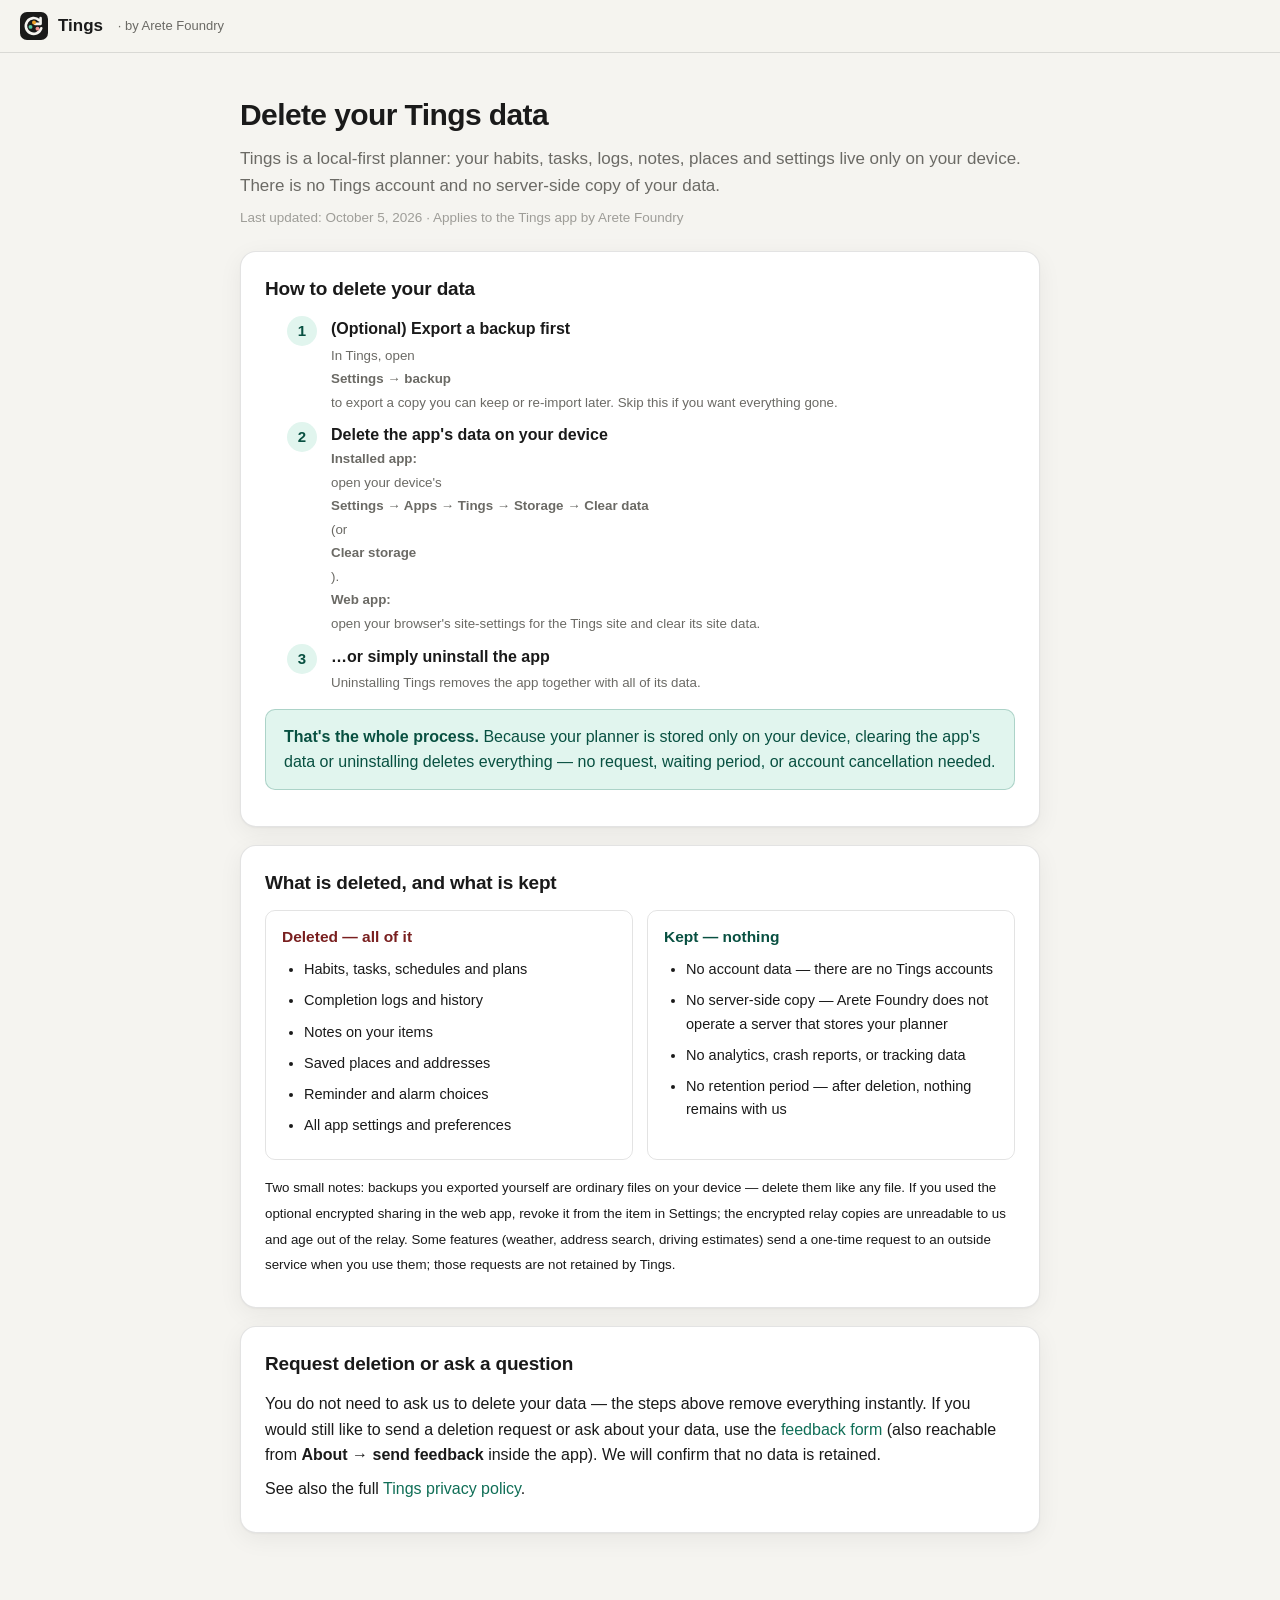
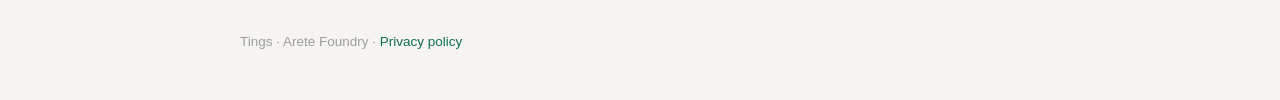
<file: tings/delete-data/index.html>
<!DOCTYPE html>
<html lang="en">
<head>
<meta charset="UTF-8" />
<meta name="viewport" content="width=device-width, initial-scale=1.0, viewport-fit=cover" />
<meta name="color-scheme" content="light dark" />
<meta name="description" content="How to delete your Tings data. Tings by Arete Foundry stores your planner only on your device — deleting the app's data or uninstalling deletes everything. No account, no server-side copy." />
<title>Delete your Tings data · Arete Foundry</title>
<link rel="icon" href="../favicon.svg" type="image/svg+xml" />
<style>
/* Design tokens mirrored from the app's styles.css (same as tings/privacy) */
:root{
  --bg:#ffffff; --bg2:#f5f4f0; --bg3:#e8e7e2;
  --text:#1a1a1a; --text2:#6b6a65; --text3:#9e9d98;
  --border:rgba(0,0,0,0.11); --border2:rgba(0,0,0,0.2);
  --radius:16px; --radius-sm:10px;
  --teal:#0F6E56; --teal-bg:#E1F5EE; --teal-text:#085041;
  --red:#A32D2D; --red-bg:#FCEBEB; --red-text:#791F1F;
  --shadow:0 1px 2px rgba(0,0,0,0.04), 0 6px 24px rgba(0,0,0,0.06);
  --maxw:840px;
}
@media (prefers-color-scheme:dark){
  :root:not([data-theme="light"]){
    --bg:#1c1c1e; --bg2:#2c2c2e; --bg3:#3a3a3c;
    --text:#f2f2f7; --text2:#aeaeb2; --text3:#6e6e73;
    --border:rgba(255,255,255,0.09); --border2:rgba(255,255,255,0.18);
    --teal:#5DCAA5; --teal-bg:#085041; --teal-text:#9FE1CB;
    --red:#F09595; --red-bg:#791F1F; --red-text:#F7C1C1;
    --shadow:0 1px 2px rgba(0,0,0,0.3), 0 10px 30px rgba(0,0,0,0.4);
  }
}
*{box-sizing:border-box;}
body{margin:0;background:var(--bg2);color:var(--text);
  font:16px/1.6 -apple-system,BlinkMacSystemFont,"Segoe UI",Roboto,Helvetica,Arial,sans-serif;
  -webkit-font-smoothing:antialiased;text-rendering:optimizeLegibility;}
a{color:var(--teal);text-decoration:none;}a:hover{text-decoration:underline;}

.topbar{position:sticky;top:0;z-index:50;display:flex;align-items:center;gap:12px;
  background:color-mix(in srgb,var(--bg2) 88%,transparent);
  backdrop-filter:saturate(180%) blur(14px);-webkit-backdrop-filter:saturate(180%) blur(14px);
  border-bottom:1px solid var(--border);padding:12px 20px;}
.topbar .brand{display:flex;align-items:center;gap:10px;font-weight:700;font-size:17px;color:var(--text);text-decoration:none;}
.topbar .brand:hover{text-decoration:none;}
.topbar .brand img{width:28px;height:28px;}
.topbar .brand small{font-weight:500;color:var(--text2);font-size:13px;}

main{max-width:var(--maxw);margin:0 auto;padding:28px 20px 80px;}
h1{font-size:30px;margin:10px 0 6px;letter-spacing:-0.02em;}
p.lede{color:var(--text2);margin:0 0 8px;font-size:17px;}
.updated{color:var(--text3);font-size:13.5px;margin:0 0 22px;}

section.card{background:var(--bg);border:1px solid var(--border);border-radius:var(--radius);
  box-shadow:var(--shadow);padding:22px 24px;margin:0 0 18px;}
section.card h2{font-size:19px;margin:0 0 12px;letter-spacing:-0.01em;}
section.card p{margin:8px 0;}
section.card ul,section.card ol{margin:8px 0;padding-left:22px;}
section.card li{margin:8px 0;}
.steps{counter-reset:step;margin:0;padding:0;list-style:none;}
.steps li{counter-increment:step;position:relative;padding-left:44px;margin:14px 0;}
.steps li::before{content:counter(step);position:absolute;left:0;top:0;width:30px;height:30px;
  border-radius:50%;background:var(--teal-bg);color:var(--teal-text);font-weight:700;
  display:flex;align-items:center;justify-content:center;font-size:15px;}
.steps b{display:block;}
.steps small{color:var(--text2);}
.highlight{background:var(--teal-bg);color:var(--teal-text);border:1px solid color-mix(in srgb,var(--teal) 25%,transparent);
  border-radius:var(--radius-sm);padding:14px 18px;margin:14px 0;}
.deleted-kept{display:grid;grid-template-columns:1fr 1fr;gap:14px;}
@media (max-width:560px){.deleted-kept{grid-template-columns:1fr;}}
.deleted-kept>div{border:1px solid var(--border);border-radius:var(--radius-sm);padding:14px 16px;}
.deleted-kept h3{margin:0 0 6px;font-size:15.5px;}
.deleted-kept .del h3{color:var(--red-text);}
.deleted-kept .keep h3{color:var(--teal-text);}
.deleted-kept ul{margin:0;padding-left:20px;font-size:14.5px;}
code{background:var(--bg3);border-radius:6px;padding:1px 6px;font-size:13.5px;}
footer{max-width:var(--maxw);margin:0 auto;padding:0 20px 48px;color:var(--text3);font-size:13.5px;}
</style>
</head>
<body>

<header class="topbar">
  <a class="brand" href="../">
    <img src="../favicon.svg" alt="" />
    Tings&nbsp;<small>· by Arete Foundry</small>
  </a>
</header>

<main>
  <h1>Delete your Tings data</h1>
  <p class="lede">Tings is a local-first planner: your habits, tasks, logs, notes, places and settings live only on your device. There is no Tings account and no server-side copy of your data.</p>
  <p class="updated">Last updated: October 5, 2026 · Applies to the Tings app by Arete Foundry</p>

  <section class="card">
    <h2>How to delete your data</h2>
    <ol class="steps">
      <li>
        <b>(Optional) Export a backup first</b>
        <small>In Tings, open <b>Settings → backup</b> to export a copy you can keep or re-import later. Skip this if you want everything gone.</small>
      </li>
      <li>
        <b>Delete the app's data on your device</b>
        <small><b>Installed app:</b> open your device's <b>Settings → Apps → Tings → Storage → Clear data</b> (or <b>Clear storage</b>). <b>Web app:</b> open your browser's site-settings for the Tings site and clear its site data.</small>
      </li>
      <li>
        <b>…or simply uninstall the app</b>
        <small>Uninstalling Tings removes the app together with all of its data.</small>
      </li>
    </ol>
    <div class="highlight"><strong>That's the whole process.</strong> Because your planner is stored only on your device, clearing the app's data or uninstalling deletes everything — no request, waiting period, or account cancellation needed.</div>
  </section>

  <section class="card">
    <h2>What is deleted, and what is kept</h2>
    <div class="deleted-kept">
      <div class="del">
        <h3>Deleted — all of it</h3>
        <ul>
          <li>Habits, tasks, schedules and plans</li>
          <li>Completion logs and history</li>
          <li>Notes on your items</li>
          <li>Saved places and addresses</li>
          <li>Reminder and alarm choices</li>
          <li>All app settings and preferences</li>
        </ul>
      </div>
      <div class="keep">
        <h3>Kept — nothing</h3>
        <ul>
          <li>No account data — there are no Tings accounts</li>
          <li>No server-side copy — Arete Foundry does not operate a server that stores your planner</li>
          <li>No analytics, crash reports, or tracking data</li>
          <li>No retention period — after deletion, nothing remains with us</li>
        </ul>
      </div>
    </div>
    <p style="margin-top:14px"><small>Two small notes: backups you exported yourself are ordinary files on your device — delete them like any file. If you used the optional encrypted sharing in the web app, revoke it from the item in Settings; the encrypted relay copies are unreadable to us and age out of the relay. Some features (weather, address search, driving estimates) send a one-time request to an outside service when you use them; those requests are not retained by Tings.</small></p>
  </section>

  <section class="card">
    <h2>Request deletion or ask a question</h2>
    <p>You do not need to ask us to delete your data — the steps above remove everything instantly. If you would still like to send a deletion request or ask about your data, use the <a href="https://forms.gle/KNnXKCH55VfzCNeo8" target="_blank" rel="noopener">feedback form</a> (also reachable from <b>About → send feedback</b> inside the app). We will confirm that no data is retained.</p>
    <p>See also the full <a href="../privacy/">Tings privacy policy</a>.</p>
  </section>
</main>

<footer>
  Tings · Arete Foundry · <a href="../privacy/">Privacy policy</a>
</footer>

</body>
</html>
</file>
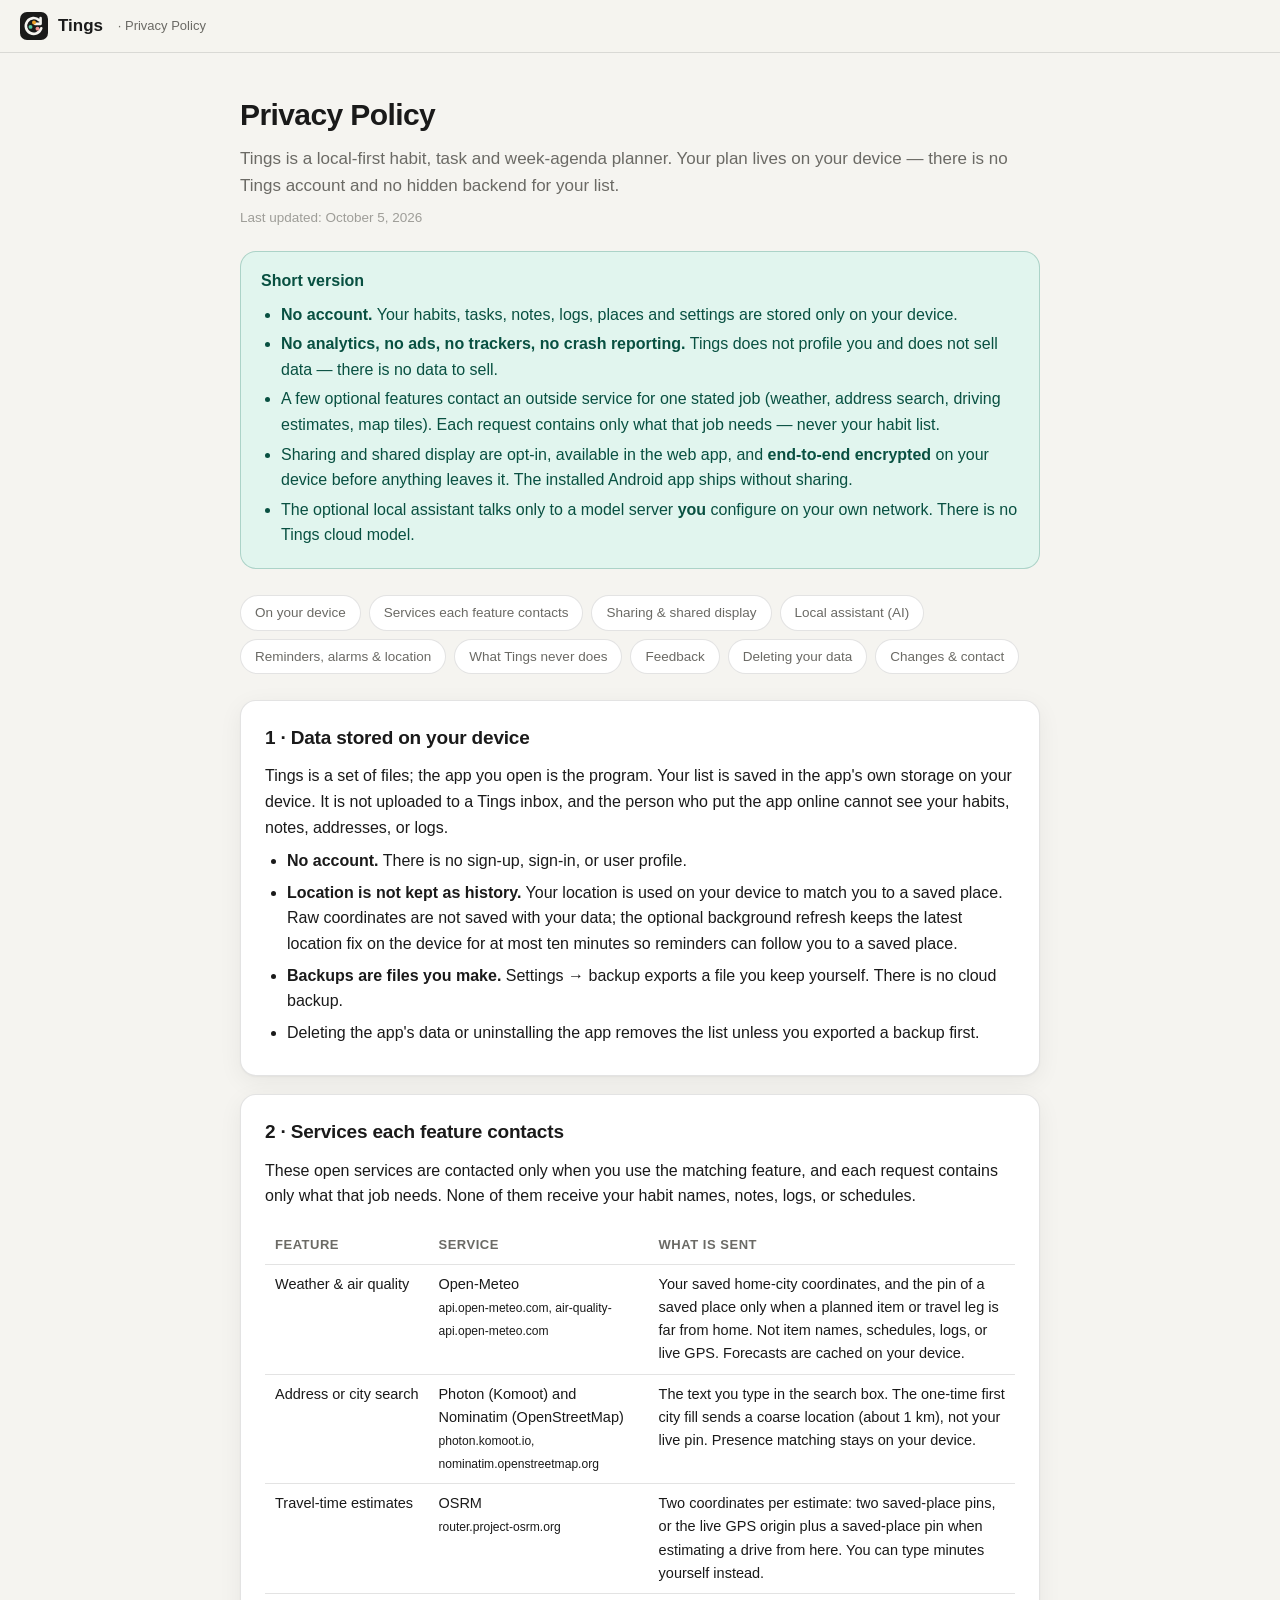
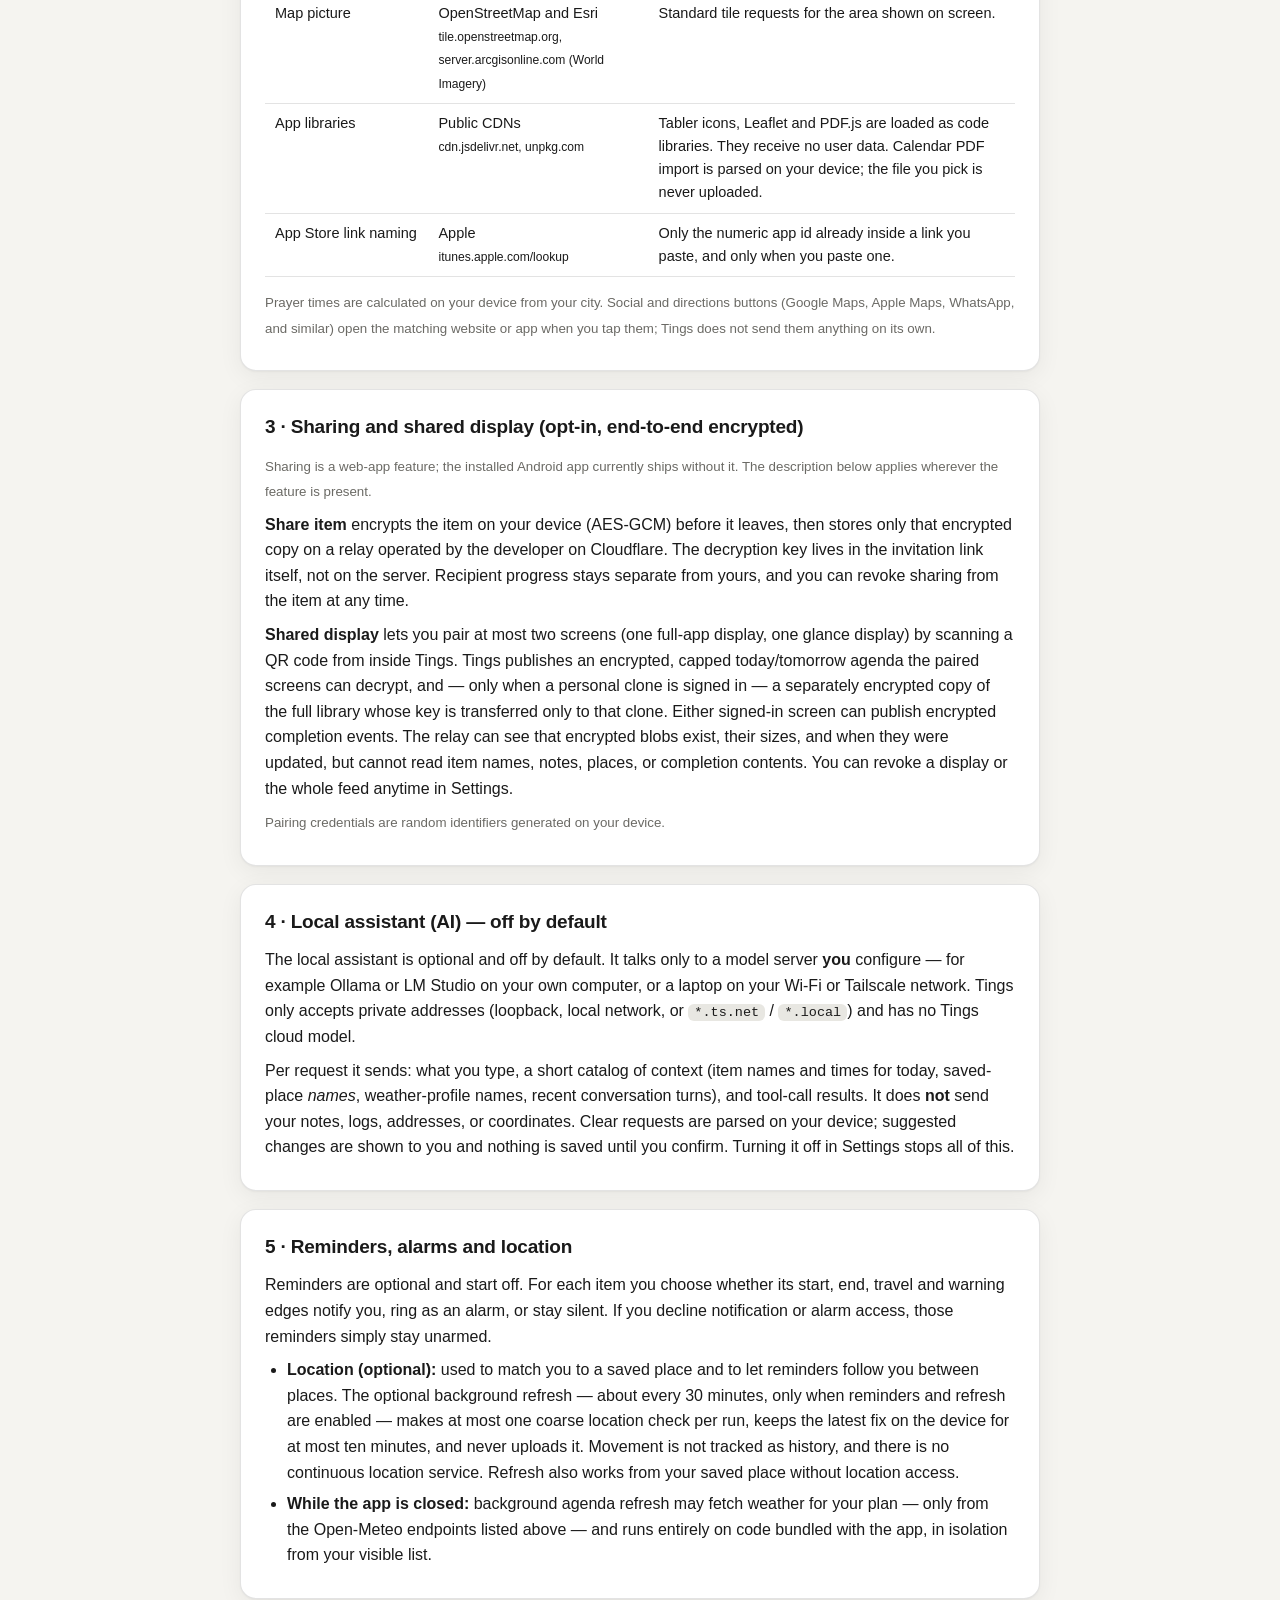
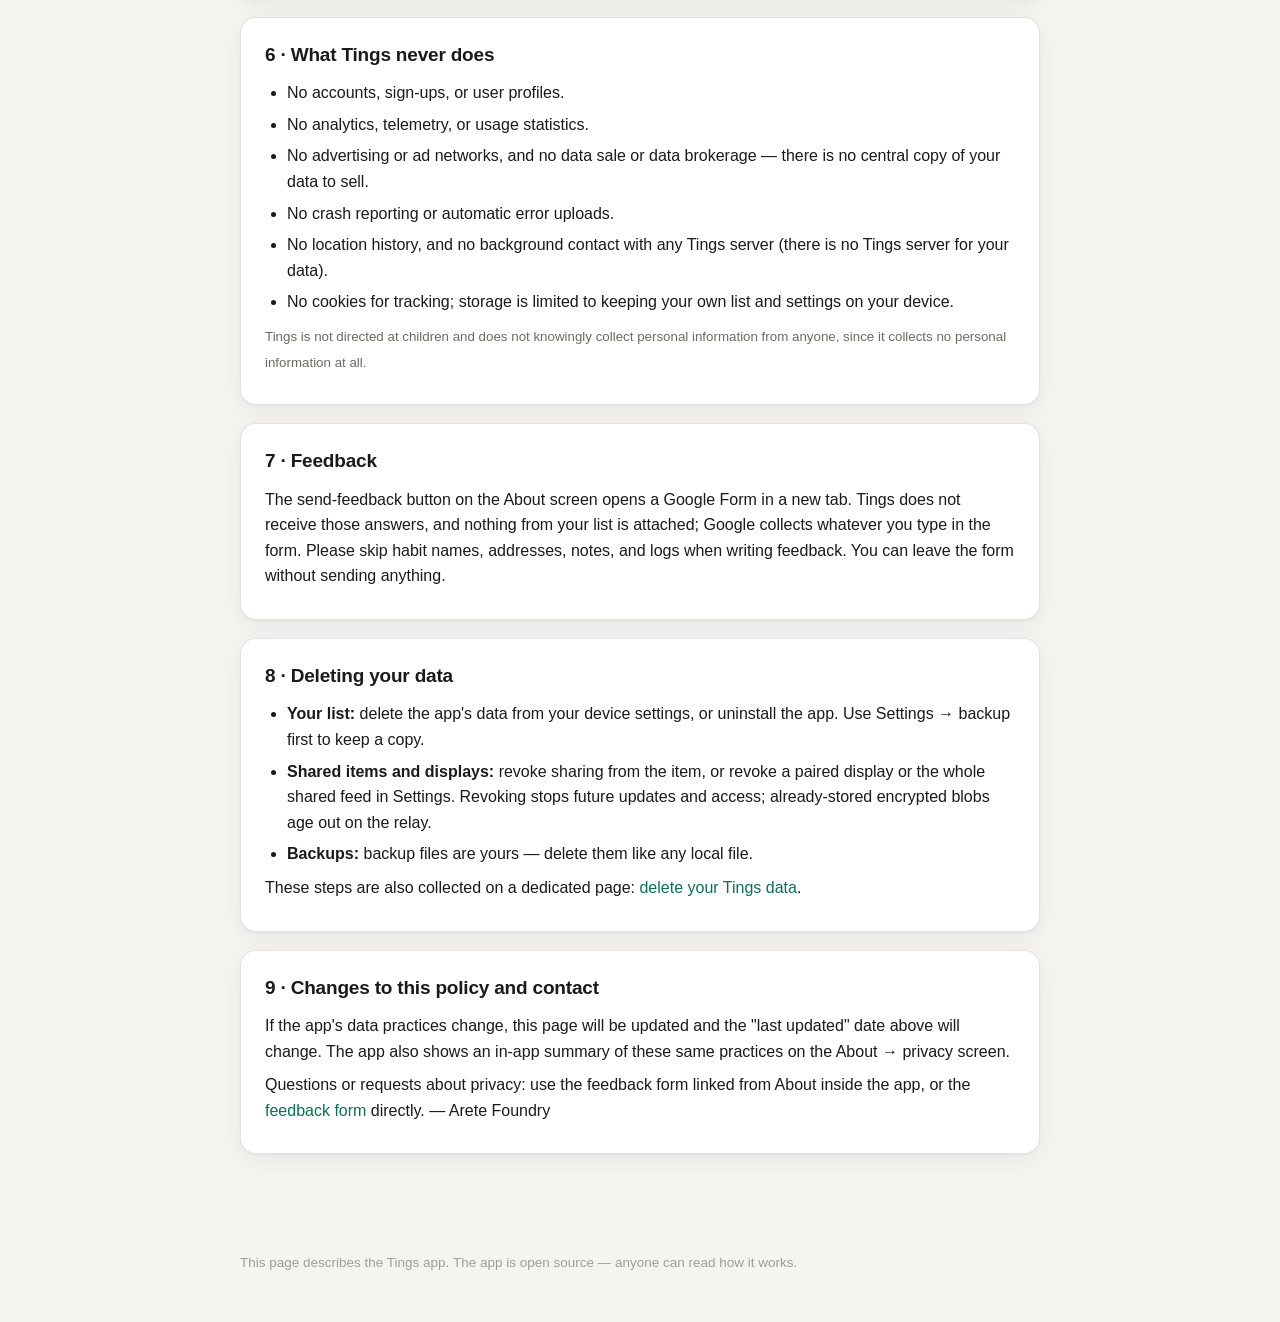
<file: tings/privacy/index.html>
<!DOCTYPE html>
<html lang="en">
<head>
<meta charset="UTF-8" />
<meta name="viewport" content="width=device-width, initial-scale=1.0, viewport-fit=cover" />
<meta name="color-scheme" content="light dark" />
<meta name="robots" content="noindex" />
<meta name="description" content="Privacy policy for Tings — the local-first habit, task and week-agenda planner. No account, no analytics, no ads. What stays on your device and what each optional feature sends." />
<title>Tings · Privacy Policy</title>
<link rel="icon" href="../favicon.svg" type="image/svg+xml" />
<style>
/* Design tokens mirrored from the app's styles.css (same as tings/index.html) */
:root{
  --bg:#ffffff; --bg2:#f5f4f0; --bg3:#e8e7e2;
  --text:#1a1a1a; --text2:#6b6a65; --text3:#9e9d98;
  --border:rgba(0,0,0,0.11); --border2:rgba(0,0,0,0.2);
  --radius:16px; --radius-sm:10px;
  --teal:#0F6E56; --teal-bg:#E1F5EE; --teal-text:#085041;
  --amber:#BA7517; --amber-bg:#FAEEDA; --amber-text:#633806;
  --red:#A32D2D; --red-bg:#FCEBEB; --red-text:#791F1F;
  --shadow:0 1px 2px rgba(0,0,0,0.04), 0 6px 24px rgba(0,0,0,0.06);
  --maxw:840px;
}
@media (prefers-color-scheme:dark){
  :root:not([data-theme="light"]){
    --bg:#1c1c1e; --bg2:#2c2c2e; --bg3:#3a3a3c;
    --text:#f2f2f7; --text2:#aeaeb2; --text3:#6e6e73;
    --border:rgba(255,255,255,0.09); --border2:rgba(255,255,255,0.18);
    --teal:#5DCAA5; --teal-bg:#085041; --teal-text:#9FE1CB;
    --amber:#EF9F27; --amber-bg:#633806; --amber-text:#FAC775;
    --red:#F09595; --red-bg:#791F1F; --red-text:#F7C1C1;
    --shadow:0 1px 2px rgba(0,0,0,0.3), 0 10px 30px rgba(0,0,0,0.4);
  }
}
*{box-sizing:border-box;}
html{scroll-behavior:smooth;scroll-padding-top:84px;}
body{margin:0;background:var(--bg2);color:var(--text);
  font:16px/1.6 -apple-system,BlinkMacSystemFont,"Segoe UI",Roboto,Helvetica,Arial,sans-serif;
  -webkit-font-smoothing:antialiased;text-rendering:optimizeLegibility;}
a{color:var(--teal);text-decoration:none;}a:hover{text-decoration:underline;}

.topbar{position:sticky;top:0;z-index:50;display:flex;align-items:center;gap:12px;
  background:color-mix(in srgb,var(--bg2) 88%,transparent);
  backdrop-filter:saturate(180%) blur(14px);-webkit-backdrop-filter:saturate(180%) blur(14px);
  border-bottom:1px solid var(--border);padding:12px 20px;}
.topbar .brand{display:flex;align-items:center;gap:10px;font-weight:700;font-size:17px;color:var(--text);text-decoration:none;}
.topbar .brand:hover{text-decoration:none;}
.topbar .brand img{width:28px;height:28px;}
.topbar .brand small{font-weight:500;color:var(--text2);font-size:13px;}

main{max-width:var(--maxw);margin:0 auto;padding:28px 20px 80px;}
.hero h1{font-size:30px;margin:10px 0 6px;letter-spacing:-0.02em;}
.hero p.lede{color:var(--text2);margin:0 0 8px;font-size:17px;}
.updated{color:var(--text3);font-size:13.5px;margin:0 0 22px;}

.summary{background:var(--teal-bg);color:var(--teal-text);border:1px solid color-mix(in srgb,var(--teal) 25%,transparent);
  border-radius:var(--radius);padding:16px 20px;margin:0 0 26px;}
.summary ul{margin:8px 0 0;padding-left:20px;}
.summary li{margin:4px 0;}

section.card{background:var(--bg);border:1px solid var(--border);border-radius:var(--radius);
  box-shadow:var(--shadow);padding:22px 24px;margin:0 0 18px;}
section.card h2{font-size:19px;margin:0 0 10px;letter-spacing:-0.01em;}
section.card p{margin:8px 0;color:var(--text);}
section.card p small, section.card li small{color:var(--text2);}
section.card ul{margin:8px 0;padding-left:22px;}
section.card li{margin:6px 0;}
code{background:var(--bg3);border-radius:6px;padding:1px 6px;font-size:13.5px;}
.tablewrap{overflow-x:auto;}
table{border-collapse:collapse;width:100%;margin:10px 0 4px;font-size:14.5px;}
th,td{text-align:left;border-bottom:1px solid var(--border);padding:8px 10px;vertical-align:top;}
th{color:var(--text2);font-weight:600;font-size:13px;text-transform:uppercase;letter-spacing:0.04em;}
td:first-child{white-space:nowrap;}
footer{max-width:var(--maxw);margin:0 auto;padding:0 20px 48px;color:var(--text3);font-size:13.5px;}
.toc{display:flex;flex-wrap:wrap;gap:8px;margin:0 0 26px;padding:0;list-style:none;}
.toc a{display:inline-block;background:var(--bg);border:1px solid var(--border);border-radius:999px;
  padding:6px 14px;font-size:13.5px;color:var(--text2);}
.toc a:hover{border-color:var(--border2);color:var(--text);text-decoration:none;}
</style>
</head>
<body>

<header class="topbar">
  <a class="brand" href="../">
    <img src="../favicon.svg" alt="" />
    Tings&nbsp;<small>· Privacy Policy</small>
  </a>
</header>

<main>
  <div class="hero">
    <h1>Privacy Policy</h1>
    <p class="lede">Tings is a local-first habit, task and week-agenda planner. Your plan lives on your device — there is no Tings account and no hidden backend for your list.</p>
  </div>
  <p class="updated">Last updated: October 5, 2026</p>

  <div class="summary">
    <strong>Short version</strong>
    <ul>
      <li><strong>No account.</strong> Your habits, tasks, notes, logs, places and settings are stored only on your device.</li>
      <li><strong>No analytics, no ads, no trackers, no crash reporting.</strong> Tings does not profile you and does not sell data — there is no data to sell.</li>
      <li>A few optional features contact an outside service for one stated job (weather, address search, driving estimates, map tiles). Each request contains only what that job needs — never your habit list.</li>
      <li>Sharing and shared display are opt-in, available in the web app, and <strong>end-to-end encrypted</strong> on your device before anything leaves it. The installed Android app ships without sharing.</li>
      <li>The optional local assistant talks only to a model server <strong>you</strong> configure on your own network. There is no Tings cloud model.</li>
    </ul>
  </div>

  <ul class="toc">
    <li><a href="#on-device">On your device</a></li>
    <li><a href="#services">Services each feature contacts</a></li>
    <li><a href="#sharing">Sharing &amp; shared display</a></li>
    <li><a href="#assistant">Local assistant (AI)</a></li>
    <li><a href="#reminders">Reminders, alarms &amp; location</a></li>
    <li><a href="#never">What Tings never does</a></li>
    <li><a href="#feedback">Feedback</a></li>
    <li><a href="#deletion">Deleting your data</a></li>
    <li><a href="#changes">Changes &amp; contact</a></li>
  </ul>

  <section class="card" id="on-device">
    <h2>1 · Data stored on your device</h2>
    <p>Tings is a set of files; the app you open is the program. Your list is saved in the app's own storage on your device. It is not uploaded to a Tings inbox, and the person who put the app online cannot see your habits, notes, addresses, or logs.</p>
    <ul>
      <li><strong>No account.</strong> There is no sign-up, sign-in, or user profile.</li>
      <li><strong>Location is not kept as history.</strong> Your location is used on your device to match you to a saved place. Raw coordinates are not saved with your data; the optional background refresh keeps the latest location fix on the device for at most ten minutes so reminders can follow you to a saved place.</li>
      <li><strong>Backups are files you make.</strong> Settings → backup exports a file you keep yourself. There is no cloud backup.</li>
      <li>Deleting the app's data or uninstalling the app removes the list unless you exported a backup first.</li>
    </ul>
  </section>

  <section class="card" id="services">
    <h2>2 · Services each feature contacts</h2>
    <p>These open services are contacted only when you use the matching feature, and each request contains only what that job needs. None of them receive your habit names, notes, logs, or schedules.</p>
    <div class="tablewrap">
    <table>
      <tr><th>Feature</th><th>Service</th><th>What is sent</th></tr>
      <tr>
        <td>Weather &amp; air quality</td>
        <td>Open-Meteo<br /><small>api.open-meteo.com, air-quality-api.open-meteo.com</small></td>
        <td>Your saved home-city coordinates, and the pin of a saved place only when a planned item or travel leg is far from home. Not item names, schedules, logs, or live GPS. Forecasts are cached on your device.</td>
      </tr>
      <tr>
        <td>Address or city search</td>
        <td>Photon (Komoot) and Nominatim (OpenStreetMap)<br /><small>photon.komoot.io, nominatim.openstreetmap.org</small></td>
        <td>The text you type in the search box. The one-time first city fill sends a coarse location (about 1&nbsp;km), not your live pin. Presence matching stays on your device.</td>
      </tr>
      <tr>
        <td>Travel-time estimates</td>
        <td>OSRM<br /><small>router.project-osrm.org</small></td>
        <td>Two coordinates per estimate: two saved-place pins, or the live GPS origin plus a saved-place pin when estimating a drive from here. You can type minutes yourself instead.</td>
      </tr>
      <tr>
        <td>Map picture</td>
        <td>OpenStreetMap and Esri<br /><small>tile.openstreetmap.org, server.arcgisonline.com (World Imagery)</small></td>
        <td>Standard tile requests for the area shown on screen.</td>
      </tr>
      <tr>
        <td>App libraries</td>
        <td>Public CDNs<br /><small>cdn.jsdelivr.net, unpkg.com</small></td>
        <td>Tabler icons, Leaflet and PDF.js are loaded as code libraries. They receive no user data. Calendar PDF import is parsed on your device; the file you pick is never uploaded.</td>
      </tr>
      <tr>
        <td>App Store link naming</td>
        <td>Apple<br /><small>itunes.apple.com/lookup</small></td>
        <td>Only the numeric app id already inside a link you paste, and only when you paste one.</td>
      </tr>
    </table>
    </div>
    <p><small>Prayer times are calculated on your device from your city. Social and directions buttons (Google Maps, Apple Maps, WhatsApp, and similar) open the matching website or app when you tap them; Tings does not send them anything on its own.</small></p>
  </section>

  <section class="card" id="sharing">
    <h2>3 · Sharing and shared display (opt-in, end-to-end encrypted)</h2>
    <p><small>Sharing is a web-app feature; the installed Android app currently ships without it. The description below applies wherever the feature is present.</small></p>
    <p><strong>Share item</strong> encrypts the item on your device (AES-GCM) before it leaves, then stores only that encrypted copy on a relay operated by the developer on Cloudflare. The decryption key lives in the invitation link itself, not on the server. Recipient progress stays separate from yours, and you can revoke sharing from the item at any time.</p>
    <p><strong>Shared display</strong> lets you pair at most two screens (one full-app display, one glance display) by scanning a QR code from inside Tings. Tings publishes an encrypted, capped today/tomorrow agenda the paired screens can decrypt, and — only when a personal clone is signed in — a separately encrypted copy of the full library whose key is transferred only to that clone. Either signed-in screen can publish encrypted completion events. The relay can see that encrypted blobs exist, their sizes, and when they were updated, but cannot read item names, notes, places, or completion contents. You can revoke a display or the whole feed anytime in Settings.</p>
    <p><small>Pairing credentials are random identifiers generated on your device.</small></p>
  </section>

  <section class="card" id="assistant">
    <h2>4 · Local assistant (AI) — off by default</h2>
    <p>The local assistant is optional and off by default. It talks only to a model server <strong>you</strong> configure — for example Ollama or LM Studio on your own computer, or a laptop on your Wi-Fi or Tailscale network. Tings only accepts private addresses (loopback, local network, or <code>*.ts.net</code> / <code>*.local</code>) and has no Tings cloud model.</p>
    <p>Per request it sends: what you type, a short catalog of context (item names and times for today, saved-place <em>names</em>, weather-profile names, recent conversation turns), and tool-call results. It does <strong>not</strong> send your notes, logs, addresses, or coordinates. Clear requests are parsed on your device; suggested changes are shown to you and nothing is saved until you confirm. Turning it off in Settings stops all of this.</p>
  </section>

  <section class="card" id="reminders">
    <h2>5 · Reminders, alarms and location</h2>
    <p>Reminders are optional and start off. For each item you choose whether its start, end, travel and warning edges notify you, ring as an alarm, or stay silent. If you decline notification or alarm access, those reminders simply stay unarmed.</p>
    <ul>
      <li><strong>Location (optional):</strong> used to match you to a saved place and to let reminders follow you between places. The optional background refresh — about every 30 minutes, only when reminders and refresh are enabled — makes at most one coarse location check per run, keeps the latest fix on the device for at most ten minutes, and never uploads it. Movement is not tracked as history, and there is no continuous location service. Refresh also works from your saved place without location access.</li>
      <li><strong>While the app is closed:</strong> background agenda refresh may fetch weather for your plan — only from the Open-Meteo endpoints listed above — and runs entirely on code bundled with the app, in isolation from your visible list.</li>
    </ul>
  </section>

  <section class="card" id="never">
    <h2>6 · What Tings never does</h2>
    <ul>
      <li>No accounts, sign-ups, or user profiles.</li>
      <li>No analytics, telemetry, or usage statistics.</li>
      <li>No advertising or ad networks, and no data sale or data brokerage — there is no central copy of your data to sell.</li>
      <li>No crash reporting or automatic error uploads.</li>
      <li>No location history, and no background contact with any Tings server (there is no Tings server for your data).</li>
      <li>No cookies for tracking; storage is limited to keeping your own list and settings on your device.</li>
    </ul>
    <p><small>Tings is not directed at children and does not knowingly collect personal information from anyone, since it collects no personal information at all.</small></p>
  </section>

  <section class="card" id="feedback">
    <h2>7 · Feedback</h2>
    <p>The send-feedback button on the About screen opens a Google Form in a new tab. Tings does not receive those answers, and nothing from your list is attached; Google collects whatever you type in the form. Please skip habit names, addresses, notes, and logs when writing feedback. You can leave the form without sending anything.</p>
  </section>

  <section class="card" id="deletion">
    <h2>8 · Deleting your data</h2>
    <ul>
      <li><strong>Your list:</strong> delete the app's data from your device settings, or uninstall the app. Use Settings → backup first to keep a copy.</li>
      <li><strong>Shared items and displays:</strong> revoke sharing from the item, or revoke a paired display or the whole shared feed in Settings. Revoking stops future updates and access; already-stored encrypted blobs age out on the relay.</li>
      <li><strong>Backups:</strong> backup files are yours — delete them like any local file.</li>
    </ul>
    <p>These steps are also collected on a dedicated page: <a href="../delete-data/">delete your Tings data</a>.</p>
  </section>

  <section class="card" id="changes">
    <h2>9 · Changes to this policy and contact</h2>
    <p>If the app's data practices change, this page will be updated and the "last updated" date above will change. The app also shows an in-app summary of these same practices on the About → privacy screen.</p>
    <p>Questions or requests about privacy: use the feedback form linked from About inside the app, or the <a href="https://forms.gle/KNnXKCH55VfzCNeo8" target="_blank" rel="noopener">feedback form</a> directly. — Arete Foundry</p>
  </section>
</main>

<footer>
  This page describes the Tings app. The app is open source — anyone can read how it works.
</footer>

</body>
</html>
</file>
